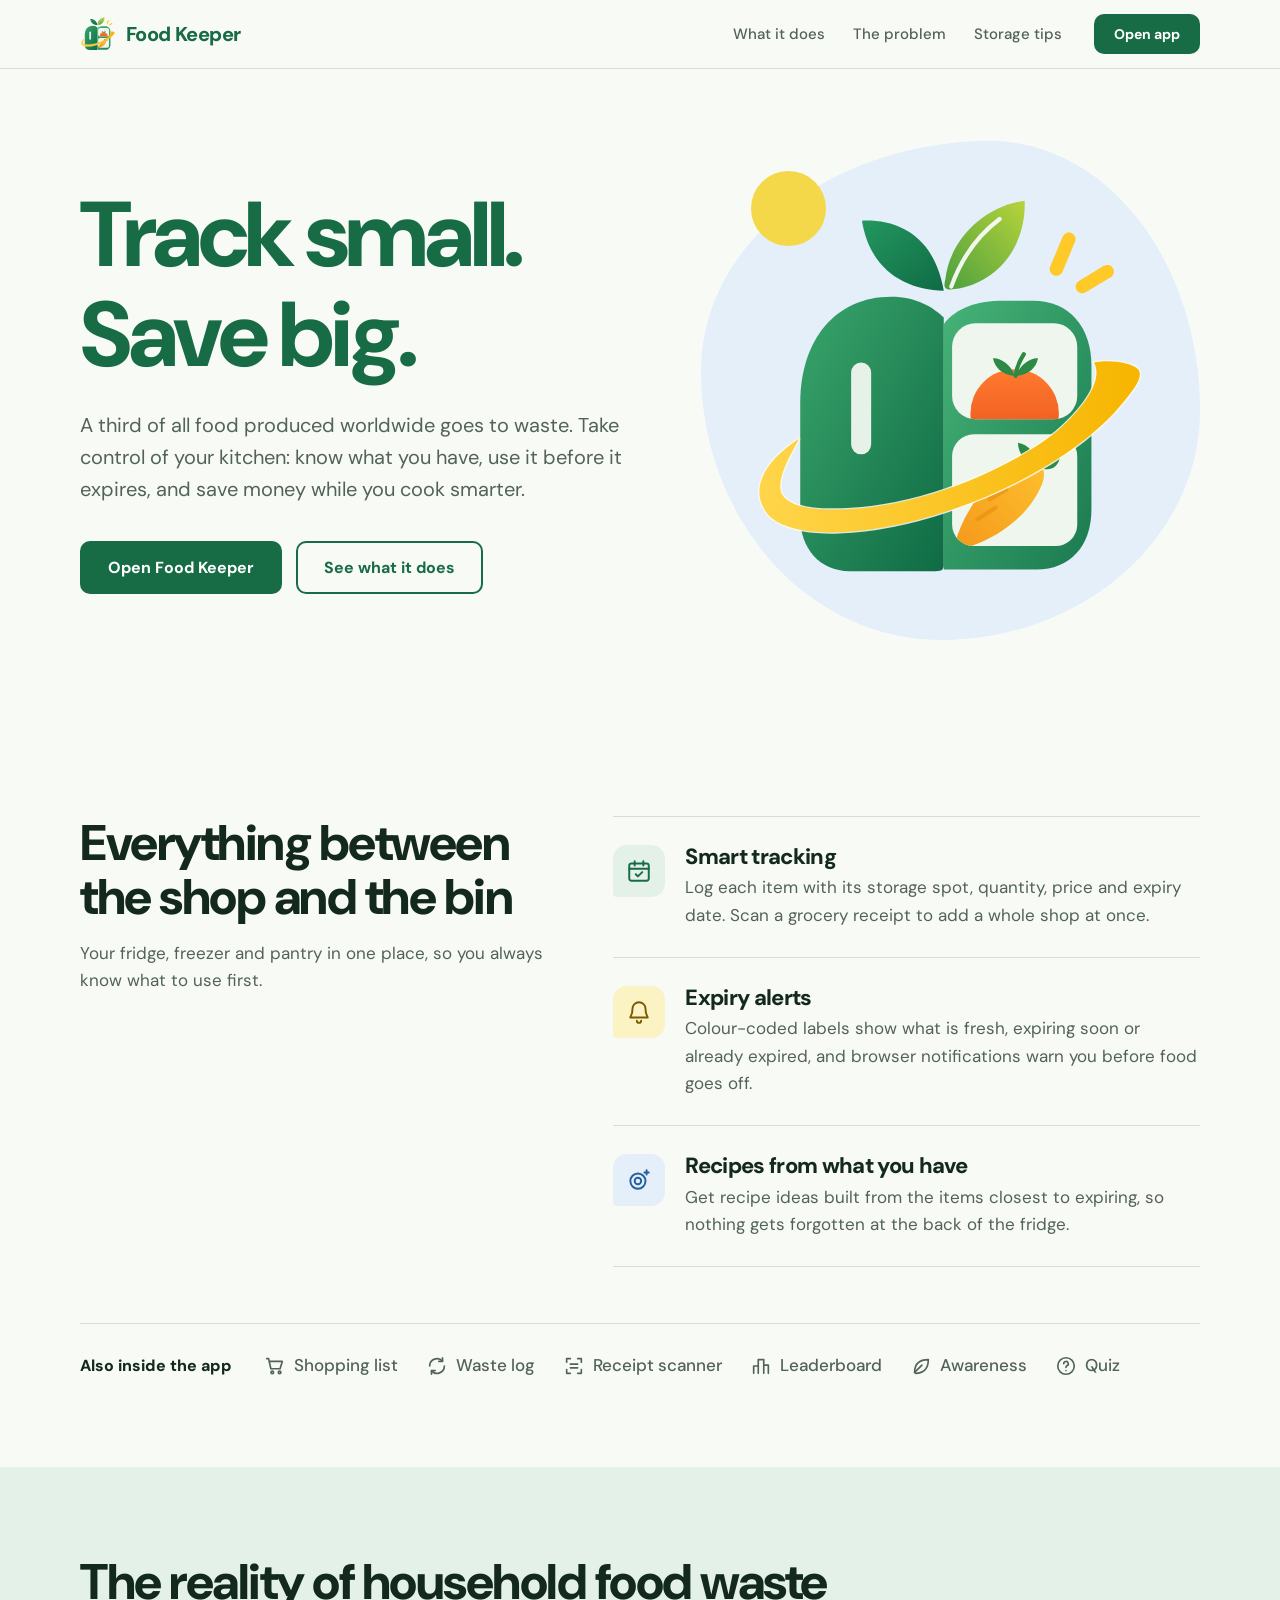
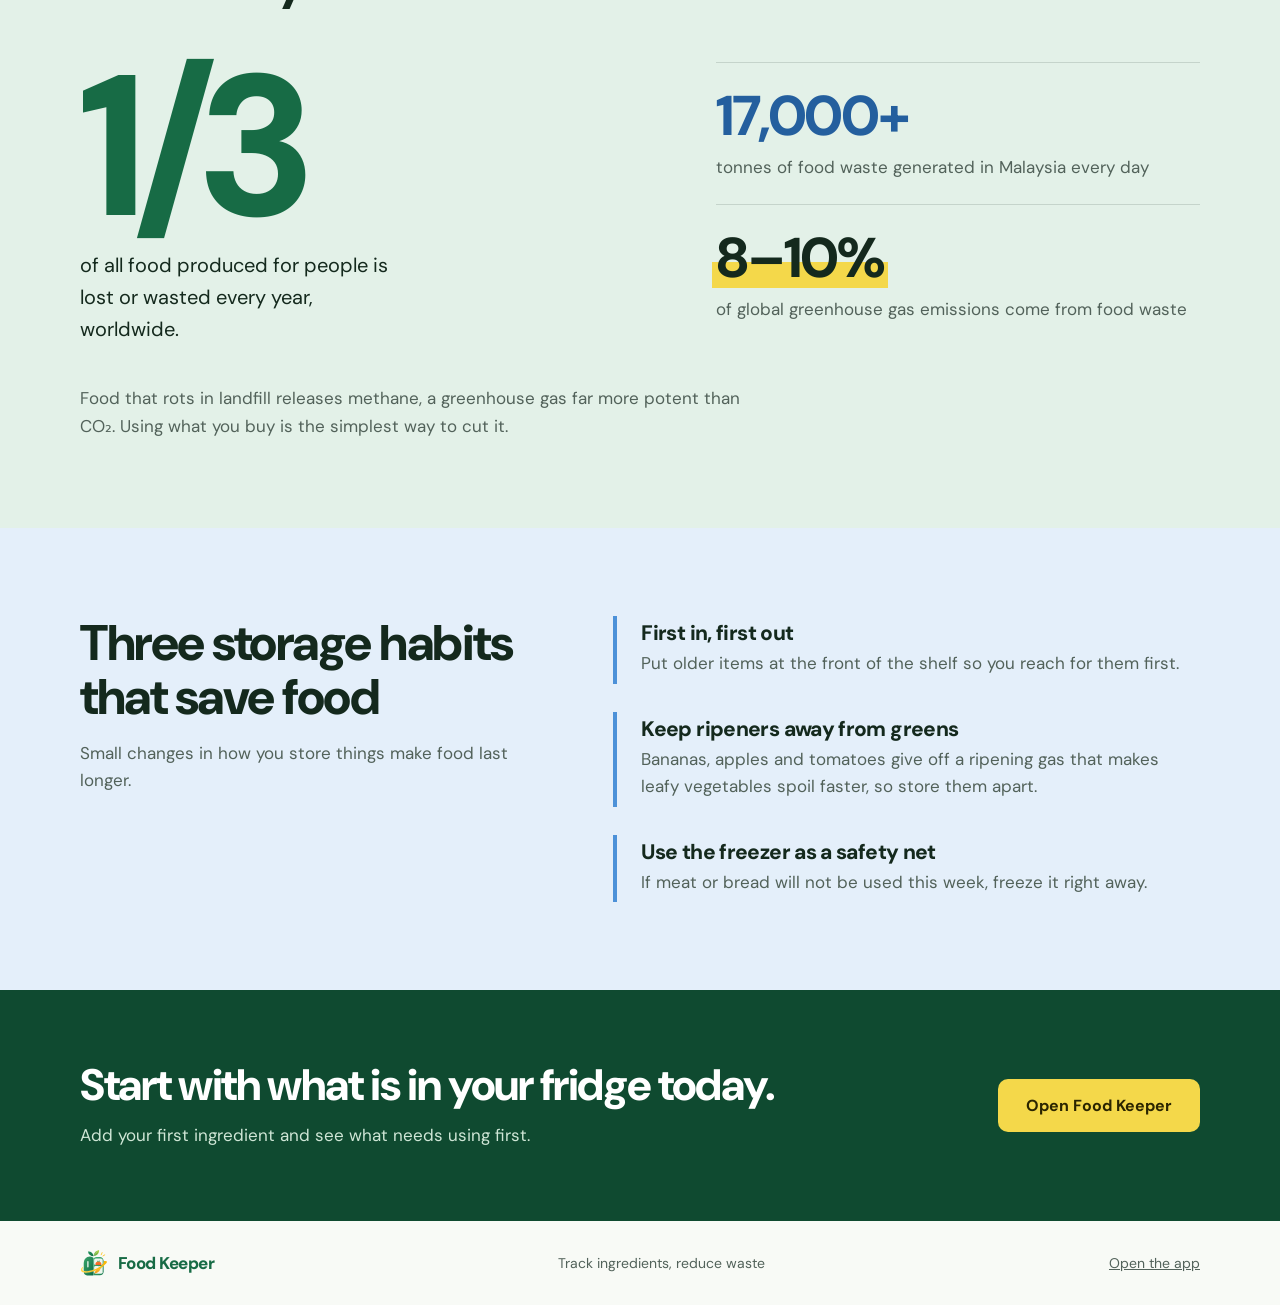
<file: front.html>
<!DOCTYPE html>
<html lang="en">
<head>
<meta charset="UTF-8">
<meta name="viewport" content="width=device-width, initial-scale=1.0">
<title>Food Keeper: track ingredients, reduce waste</title>
<meta name="description" content="Food Keeper keeps your fridge, freezer and pantry in one place, so you can use food before it expires and waste less.">
<meta name="theme-color" content="#176B45">
<script>try{document.documentElement.setAttribute('data-theme',localStorage.getItem('fk_theme')||'light')}catch(e){}</script>
<link rel="icon" id="fk-favicon" href="data:,">
<link rel="preconnect" href="https://fonts.googleapis.com">
<link rel="preconnect" href="https://fonts.gstatic.com" crossorigin>
<link href="https://fonts.googleapis.com/css2?family=DM+Sans:wght@400;500;700;800&display=swap" rel="stylesheet">
<style>
*{box-sizing:border-box;margin:0}
:root{--bg:#F8FAF6;--ink:#14291d;--ink2:#52625a;--line:rgba(20,41,29,.14);--g:#176B45;--g2:#0f4a30;--gt:#E3F1E8;--y:#F4D84A;--yb:#F4D84A;--yt:#FBF3C4;--yi:#7a5c00;--b:#4C91D8;--bt:#E4EFFA;--bd:#245f9e}
[data-theme="dark"]{--bg:#171715;--ink:#f0ede6;--ink2:#a9b0a6;--line:rgba(255,255,255,.14);--g:#6bbb3e;--gt:#17300c;--yb:#6d5f12;--yt:#3b3511;--yi:#f5d96a;--bt:#12233f;--bd:#99b4f8}
html{scroll-behavior:smooth}
body{background:var(--bg);color:var(--ink);font:400 17px/1.6 'DM Sans',system-ui,sans-serif;-webkit-font-smoothing:antialiased}
h1,h2,h3{line-height:1.08;letter-spacing:-.03em;font-weight:800}
ul,ol{list-style:none;padding:0}
a{color:inherit}
section{padding:88px 0;scroll-margin-top:68px}
.wrap{width:min(1120px,100% - 48px);margin-inline:auto}
.skip{position:absolute;left:-999px;top:8px;background:var(--g);color:#fff;padding:8px 14px;border-radius:8px;z-index:50}
.skip:focus{left:8px}
:focus-visible{outline:3px solid var(--b);outline-offset:3px}
.i{width:22px;height:22px;fill:none;stroke:currentColor;stroke-width:1.8;stroke-linecap:round;stroke-linejoin:round;flex-shrink:0}
.btn{display:inline-flex;align-items:center;justify-content:center;padding:14px 26px;border-radius:10px;font:700 16px 'DM Sans',sans-serif;text-decoration:none;border:2px solid transparent;transition:transform .15s,background .15s}
.btn:hover{transform:translateY(-2px)}
.btn-solid{background:var(--g);color:#fff}
[data-theme="dark"] .btn-solid{color:#0f2a05}
.btn-line{border-color:var(--g);color:var(--g)}
.btn-y{background:var(--y);color:#2b2500}

/* 顶栏 */
.nav{position:sticky;top:0;z-index:20;background:color-mix(in srgb,var(--bg) 92%,transparent);backdrop-filter:blur(8px);border-bottom:1px solid var(--line)}
.nav .wrap{display:flex;align-items:center;gap:32px;height:68px}
.brand{display:flex;align-items:center;gap:10px;text-decoration:none;font-weight:800;font-size:20px;letter-spacing:-.03em;color:var(--g)}
.brand svg{width:36px;height:36px}
.nav nav{display:flex;gap:28px;margin-left:auto;font-size:15px;font-weight:500}
.nav nav a{text-decoration:none;color:var(--ink2)}
.nav nav a:hover{color:var(--g)}
.nav .btn{padding:9px 18px;font-size:14px}

/* 首屏 */
.hero{padding:72px 0 88px}
.hero .wrap{display:grid;grid-template-columns:1.15fr 1fr;gap:48px;align-items:center}
.hero h1{font-size:clamp(46px,7.2vw,92px);color:var(--g);letter-spacing:-.045em}
.hero p{font-size:clamp(17px,2vw,20px);color:var(--ink2);max-width:34em;margin:24px 0 36px}
.cta-row{display:flex;gap:14px;flex-wrap:wrap}
.art{position:relative;aspect-ratio:1;background:var(--bt);border-radius:58% 42% 52% 48%/46% 54% 46% 54%;display:grid;place-items:center}
.art svg{width:82%;height:auto}
.art::before{content:"";position:absolute;width:15%;aspect-ratio:1;border-radius:50%;background:var(--y);top:6%;left:10%}

/* 通用两栏 */
h2{font-size:clamp(30px,4.2vw,50px)}
.grid2{display:grid;grid-template-columns:1fr 1.25fr;gap:64px;align-items:start}
.lead{color:var(--ink2);margin-top:16px;max-width:30em}

/* 功能 */
.feat-list li{display:flex;gap:20px;padding:28px 0;border-top:1px solid var(--line)}
.feat-list li:last-child{border-bottom:1px solid var(--line)}
.ico{width:52px;height:52px;border-radius:14px 14px 14px 4px;display:grid;place-items:center;flex-shrink:0}
.ico .i{width:26px;height:26px}
.ico.g{background:var(--gt);color:var(--g)}
.ico.y{background:var(--yt);color:var(--yi)}
.ico.b{background:var(--bt);color:var(--bd)}
.feat-list h3{font-size:22px;margin-bottom:6px}
.feat-list p{color:var(--ink2)}
.also{margin-top:56px;padding-top:28px;border-top:1px solid var(--line);display:flex;flex-wrap:wrap;gap:14px 32px;align-items:center}
.also h3{font-size:16px;letter-spacing:0}
.also ul{display:flex;flex-wrap:wrap;gap:12px 28px}
.also li{display:flex;align-items:center;gap:8px;font-weight:500;color:var(--ink2)}

/* 现状 */
.reality{background:var(--gt)}
.stats{display:grid;grid-template-columns:1.2fr 1fr;gap:56px;margin-top:48px;align-items:end}
.big{font-size:clamp(96px,17vw,200px);font-weight:800;letter-spacing:-.06em;line-height:.9;color:var(--g)}
.stat-hero p{font-size:20px;max-width:16em;margin-top:12px}
.stat-col>div{padding:22px 0;border-top:1px solid var(--line)}
.num{font-size:clamp(36px,5vw,56px);font-weight:800;letter-spacing:-.04em;line-height:1.1}
.num.b{color:var(--bd)}
.num.y{display:inline-block;padding:0 4px;margin-left:-4px;background:linear-gradient(transparent 58%,var(--yb) 58%)}
.stat-col p{color:var(--ink2);margin-top:8px}
.note{margin-top:40px;color:var(--ink2);max-width:40em}

/* 小贴士 */
.tips{background:var(--bt)}
.tip-list li{padding:6px 0 6px 24px;border-left:4px solid var(--b)}
.tip-list li+li{margin-top:28px}
.tip-list h3{font-size:21px;margin-bottom:6px}
.tip-list p{color:var(--ink2)}

/* 结尾 */
.cta{background:var(--g2);color:#fff;padding:72px 0}
.cta .wrap{display:flex;align-items:center;justify-content:space-between;gap:32px;flex-wrap:wrap}
.cta h2{font-size:clamp(28px,4vw,44px);max-width:16em}
.cta p{color:#cfe6d6;margin-top:12px}
footer{padding:28px 0;color:var(--ink2);font-size:14px}
footer .wrap{display:flex;align-items:center;justify-content:space-between;gap:16px;flex-wrap:wrap}
footer .brand{font-size:17px}
footer .brand svg{width:28px;height:28px}

@media(max-width:860px){
  .hero .wrap,.grid2,.stats{grid-template-columns:1fr}
  .grid2{gap:32px}
  .hero{padding:40px 0 56px}
  section{padding:64px 0}
  .art{max-width:420px;width:100%;margin:0 auto}
}
@media(max-width:720px){.nav nav{display:none}.nav .btn{margin-left:auto}}
@media(prefers-reduced-motion:reduce){*{transition:none!important;scroll-behavior:auto!important}}
</style>
</head>
<body>

<!-- Logo 和图标都是 SVG 画的，不需要图片文件 -->
<svg width="0" height="0" style="position:absolute" aria-hidden="true" focusable="false">
  <defs id="fk-defs">
      <linearGradient id="fkDoor" x1="0" y1="0" x2="1" y2="1"><stop offset="0" stop-color="#3aa56b"/><stop offset="1" stop-color="#0f6b45"/></linearGradient>
      <linearGradient id="fkFrame" x1="0" y1="0" x2="1" y2="1"><stop offset="0" stop-color="#46b377"/><stop offset="1" stop-color="#1a7a50"/></linearGradient>
      <linearGradient id="fkLeafL" x1="0" y1="0" x2="1" y2="1"><stop offset="0" stop-color="#23975f"/><stop offset="1" stop-color="#0f6b45"/></linearGradient>
      <linearGradient id="fkLeafR" x1="0" y1="1" x2="1" y2="0"><stop offset="0" stop-color="#4c9f3f"/><stop offset="1" stop-color="#b7d43a"/></linearGradient>
      <linearGradient id="fkRing" x1="0" y1="0" x2="1" y2="0"><stop offset="0" stop-color="#ffd54a"/><stop offset="1" stop-color="#f7b500"/></linearGradient>
      <linearGradient id="fkTomato" x1="0" y1="0" x2="0" y2="1"><stop offset="0" stop-color="#ff7a2f"/><stop offset="1" stop-color="#e8501a"/></linearGradient>
      <linearGradient id="fkCarrot" x1="0" y1="1" x2="1" y2="0"><stop offset="0" stop-color="#f5981a"/><stop offset="1" stop-color="#fdc02f"/></linearGradient>
      <clipPath id="fkTop"><rect x="395" y="345" width="150" height="115" rx="28"/></clipPath>
      <clipPath id="fkBot"><rect x="395" y="478" width="150" height="134" rx="26"/></clipPath>
    </defs>
  <defs><g id="fk-icon">
        <path d="M287 222C332 220 374 242 385 306C338 305 296 280 287 222Z" fill="url(#fkLeafL)"/>
        <path d="M482 198C484 252 450 297 398 304C384 306 385 300 387 292C392 246 432 205 482 198Z" fill="url(#fkLeafR)"/>
        <path d="M394 301C408 262 428 238 452 220" fill="none" stroke="#fff" stroke-width="5" stroke-linecap="round" opacity=".9"/>
        <path d="M520 280l15-36M551 301l30-18" fill="none" stroke="#ffc928" stroke-width="16" stroke-linecap="round"/>
        <path d="M213 440C213 365 255 313 322 313C352 313 373 326 385 338V634C385 640 383 642 375 642H272C236 642 213 614 213 578Z" fill="url(#fkDoor)"/>
        <rect x="274" y="392" width="24" height="110" rx="12" fill="#e6f1e8"/>
        <path d="M385 346C400 326 426 318 456 318H492C536 318 562 350 562 396V568C562 612 536 640 496 640H385Z" fill="url(#fkFrame)"/>
        <rect x="395" y="345" width="150" height="115" rx="28" fill="#eef6ee"/>
        <g clip-path="url(#fkTop)">
          <circle cx="470" cy="453" r="53" fill="url(#fkTomato)"/>
          <path d="M470 408c-4-14-18-22-26-21 2 11 11 20 26 21zM472 408c4-14 18-22 26-21-2 11-11 20-26 21z" fill="#2c8a45"/>
          <path d="M471 408c1-10 5-18 10-26" fill="none" stroke="#2c8a45" stroke-width="5" stroke-linecap="round"/>
        </g>
        <rect x="395" y="478" width="150" height="134" rx="26" fill="#eef6ee"/>
        <g clip-path="url(#fkBot)">
          <path d="M396 618C406 572 438 528 480 510C502 504 512 522 500 544C484 578 444 608 396 618Z" fill="url(#fkCarrot)"/>
          <path d="M425 580l22-14M440 556l20-12M463 534l14-9" fill="none" stroke="#e58a12" stroke-width="5" stroke-linecap="round" opacity=".55"/>
          <path d="M498 516c-2-15-12-26-24-28 0 13 9 24 24 28zM500 518c8-11 20-14 24-11-3 11-12 16-24 11z" fill="#2c8a45"/>
        </g>
        <path d="M212 483C170 510 150 545 175 575C205 606 300 600 390 570C480 540 560 490 600 440C612 425 625 410 618 400C610 392 585 388 565 392C575 410 560 440 520 475C470 515 380 555 300 565C240 572 200 568 190 548C185 530 200 505 212 483Z" fill="url(#fkRing)" stroke="#fffdf0" stroke-opacity=".85" stroke-width="3" paint-order="stroke"/>
      </g></defs>
  <symbol id="i-cal" viewBox="0 0 24 24"><rect x="3" y="5" width="18" height="16" rx="2"/><path d="M3 10h18M8 3v4M16 3v4M9 15l2 2 4-4"/></symbol>
  <symbol id="i-bell" viewBox="0 0 24 24"><path d="M6 9a6 6 0 0 1 12 0c0 6 2 7 2 8H4c0-1 2-2 2-8z"/><path d="M10 20a2 2 0 0 0 4 0"/></symbol>
  <symbol id="i-plate" viewBox="0 0 24 24"><circle cx="11" cy="13" r="7"/><circle cx="11" cy="13" r="3"/><path d="M19 3v4M17 5h4"/></symbol>
  <symbol id="i-cart" viewBox="0 0 24 24"><path d="M3 4h2l2.5 11h10L20 7H6"/><circle cx="9" cy="19" r="1.4"/><circle cx="17" cy="19" r="1.4"/></symbol>
  <symbol id="i-waste" viewBox="0 0 24 24"><path d="M20 12a8 8 0 0 1-14 5.3M4 12a8 8 0 0 1 14-5.3"/><path d="M18 3v4h-4M6 21v-4h4"/></symbol>
  <symbol id="i-scan" viewBox="0 0 24 24"><path d="M4 8V4h4M20 8V4h-4M4 16v4h4M20 16v4h-4"/><path d="M8 10h8M8 14h8"/></symbol>
  <symbol id="i-podium" viewBox="0 0 24 24"><path d="M4 20v-8h5v8M9 20V5h6v15M15 20v-9h5v9"/></symbol>
  <symbol id="i-leaf" viewBox="0 0 24 24"><path d="M5 19C5 10 10 5 20 5c0 10-5 15-14 15"/><path d="M5 19 13 11"/></symbol>
  <symbol id="i-quiz" viewBox="0 0 24 24"><circle cx="12" cy="12" r="9"/><path d="M9.5 9.5a2.5 2.5 0 1 1 3.5 2.3c-.7.4-1 1-1 1.7M12 17v.01"/></symbol>
</svg>

<a class="skip" href="#main">Skip to content</a>

<header class="nav">
  <div class="wrap">
    <a class="brand" href="#top" aria-label="Food Keeper home"><svg viewBox="148 190 490 470" aria-hidden="true"><use href="#fk-icon"/></svg>Food Keeper</a>
    <nav aria-label="Page sections"><a href="#features">What it does</a><a href="#reality">The problem</a><a href="#tips">Storage tips</a></nav>
    <a class="btn btn-solid" href="./index.html">Open app</a>
  </div>
</header>

<main id="main">

  <section class="hero" id="top">
    <div class="wrap">
      <div>
        <h1>Track small.<br>Save big.</h1>
        <p>A third of all food produced worldwide goes to waste. Take control of your kitchen: know what you have, use it before it expires, and save money while you cook smarter.</p>
        <div class="cta-row">
          <a class="btn btn-solid" href="./index.html">Open Food Keeper</a>
          <a class="btn btn-line" href="#features">See what it does</a>
        </div>
      </div>
      <div class="art" aria-hidden="true"><svg viewBox="148 190 490 470"><use href="#fk-icon"/></svg></div>
    </div>
  </section>

  <section id="features">
    <div class="wrap">
      <div class="grid2">
        <div>
          <h2>Everything between the shop and the bin</h2>
          <p class="lead">Your fridge, freezer and pantry in one place, so you always know what to use first.</p>
        </div>
        <ul class="feat-list">
          <li>
            <span class="ico g"><svg class="i" aria-hidden="true"><use href="#i-cal"/></svg></span>
            <div><h3>Smart tracking</h3><p>Log each item with its storage spot, quantity, price and expiry date. Scan a grocery receipt to add a whole shop at once.</p></div>
          </li>
          <li>
            <span class="ico y"><svg class="i" aria-hidden="true"><use href="#i-bell"/></svg></span>
            <div><h3>Expiry alerts</h3><p>Colour-coded labels show what is fresh, expiring soon or already expired, and browser notifications warn you before food goes off.</p></div>
          </li>
          <li>
            <span class="ico b"><svg class="i" aria-hidden="true"><use href="#i-plate"/></svg></span>
            <div><h3>Recipes from what you have</h3><p>Get recipe ideas built from the items closest to expiring, so nothing gets forgotten at the back of the fridge.</p></div>
          </li>
        </ul>
      </div>
      <div class="also">
        <h3>Also inside the app</h3>
        <ul>
          <li><svg class="i" aria-hidden="true"><use href="#i-cart"/></svg>Shopping list</li>
          <li><svg class="i" aria-hidden="true"><use href="#i-waste"/></svg>Waste log</li>
          <li><svg class="i" aria-hidden="true"><use href="#i-scan"/></svg>Receipt scanner</li>
          <li><svg class="i" aria-hidden="true"><use href="#i-podium"/></svg>Leaderboard</li>
          <li><svg class="i" aria-hidden="true"><use href="#i-leaf"/></svg>Awareness</li>
          <li><svg class="i" aria-hidden="true"><use href="#i-quiz"/></svg>Quiz</li>
        </ul>
      </div>
    </div>
  </section>

  <section id="reality" class="reality">
    <div class="wrap">
      <h2>The reality of household food waste</h2>
      <div class="stats">
        <div class="stat-hero">
          <div class="big">1/3</div>
          <p>of all food produced for people is lost or wasted every year, worldwide.</p>
        </div>
        <div class="stat-col">
          <div><span class="num b">17,000+</span><p>tonnes of food waste generated in Malaysia every day</p></div>
          <div><span class="num y">8–10%</span><p>of global greenhouse gas emissions come from food waste</p></div>
        </div>
      </div>
      <p class="note">Food that rots in landfill releases methane, a greenhouse gas far more potent than CO₂. Using what you buy is the simplest way to cut it.</p>
    </div>
  </section>

  <section id="tips" class="tips">
    <div class="wrap grid2">
      <div>
        <h2>Three storage habits that save food</h2>
        <p class="lead">Small changes in how you store things make food last longer.</p>
      </div>
      <ul class="tip-list">
        <li><h3>First in, first out</h3><p>Put older items at the front of the shelf so you reach for them first.</p></li>
        <li><h3>Keep ripeners away from greens</h3><p>Bananas, apples and tomatoes give off a ripening gas that makes leafy vegetables spoil faster, so store them apart.</p></li>
        <li><h3>Use the freezer as a safety net</h3><p>If meat or bread will not be used this week, freeze it right away.</p></li>
      </ul>
    </div>
  </section>

  <section class="cta">
    <div class="wrap">
      <div>
        <h2>Start with what is in your fridge today.</h2>
        <p>Add your first ingredient and see what needs using first.</p>
      </div>
      <a class="btn btn-y" href="./index.html">Open Food Keeper</a>
    </div>
  </section>

</main>

<footer>
  <div class="wrap">
    <a class="brand" href="#top"><svg viewBox="148 190 490 470" aria-hidden="true"><use href="#fk-icon"/></svg>Food Keeper</a>
    <span>Track ingredients, reduce waste</span>
    <a href="./index.html">Open the app</a>
  </div>
</footer>

<script>
// 浏览器标签页图标：用同一个 SVG 现场生成
(function(){var l=document.getElementById('fk-favicon'),d=document.getElementById('fk-defs'),g=document.getElementById('fk-icon');if(!l||!d||!g)return;
var u='data:image/svg+xml,'+encodeURIComponent('<svg xmlns="http://www.w3.org/2000/svg" viewBox="148 190 490 470">'+d.outerHTML+g.outerHTML+'</svg>');
l.type='image/svg+xml';l.href=u;var i=new Image();i.onload=function(){try{var c=document.createElement('canvas');c.width=c.height=64;c.getContext('2d').drawImage(i,0,0,64,64);l.type='image/png';l.href=c.toDataURL('image/png')}catch(e){}};i.src=u})();
</script>
</body>
</html>
</file>
